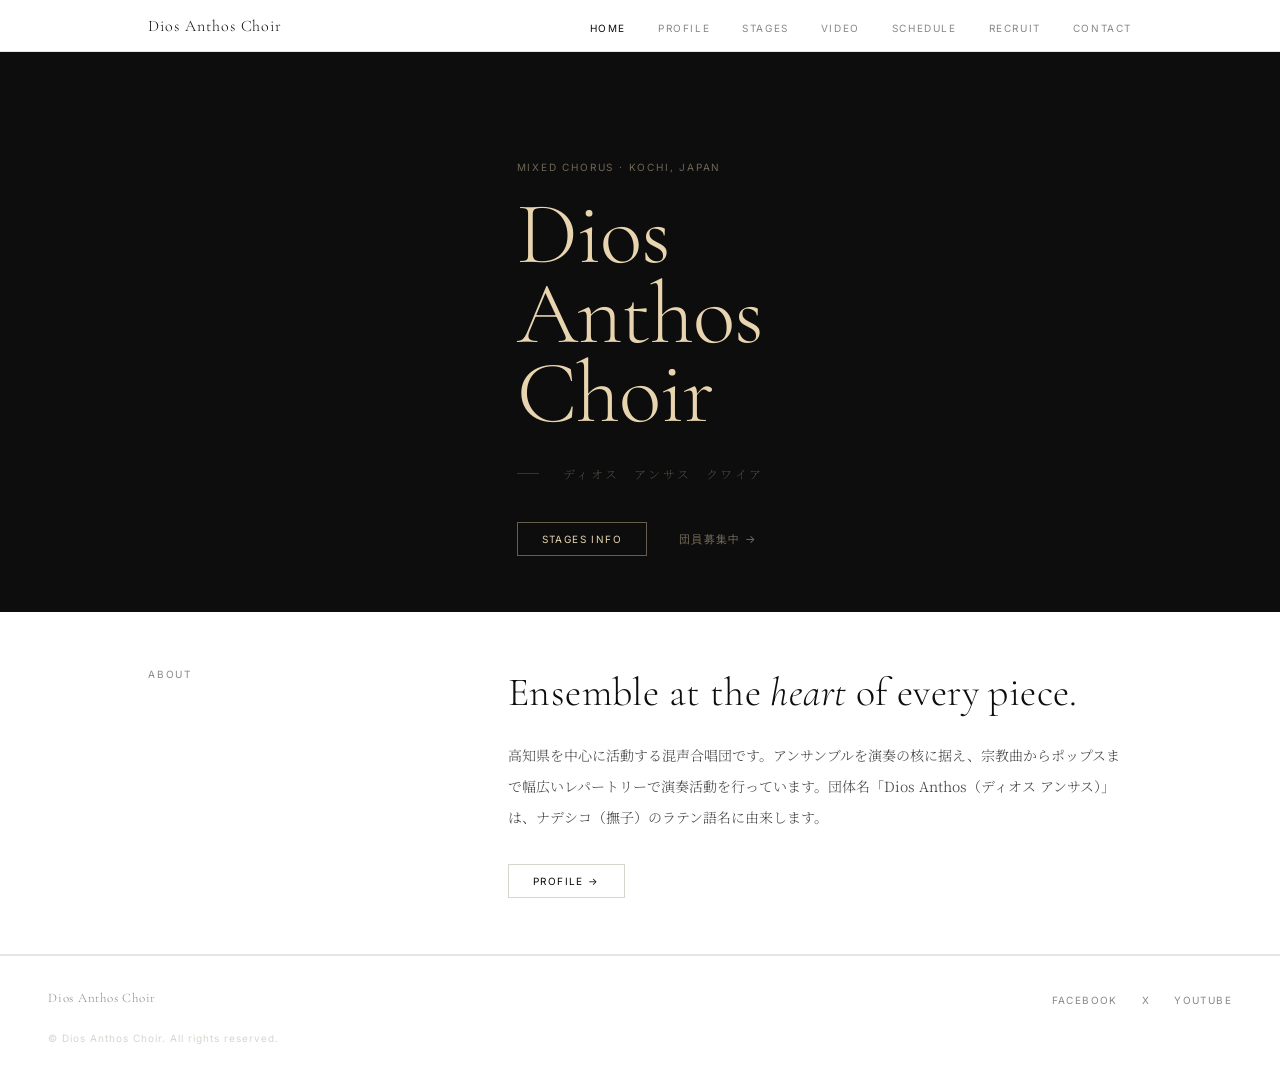
<file: index.html>
<!DOCTYPE html>
<html lang="ja">

<head>
  <meta charset="UTF-8">
  <meta name="viewport" content="width=device-width, initial-scale=1.0">
  <title>Dios Anthos Choir — ディオス アンサス クワイア</title>
  <meta name="description" content="高知県を中心に活動する混声合唱団。アンサンブルを主体とした演奏を行い、宗教曲からポップスまで幅広いレパートリーを持ちます。">
  <link rel="stylesheet" href="css/style.css">
  <link rel="stylesheet" href="css/home.css">
</head>

<body>

  <!-- ── Header ── -->
  <header class="site-header">
    <div class="container">
      <a href="index.html" class="site-logo">Dios Anthos Choir</a>
      <button class="nav-toggle" aria-label="メニューを開く" aria-expanded="false">
        <span></span><span></span><span></span>
      </button>
      <nav>
        <ul class="site-nav">
          <li><a href="index.html" class="active">Home</a></li>
          <li><a href="profile.html">Profile</a></li>
          <li><a href="stages.html">Stages</a></li>
          <li><a href="video.html">Video</a></li>
          <li><a href="schedule.html">Schedule</a></li>
          <li><a href="recruit.html">Recruit</a></li>
          <li><a href="contact.html">Contact</a></li>
        </ul>
      </nav>
    </div>
  </header>

  <main>

    <!-- ── Hero ── -->
    <section class="hero">
      <div class="hero-lines" aria-hidden="true">
        <!-- <svg viewBox="0 0 1080 560" preserveAspectRatio="none" xmlns="http://www.w3.org/2000/svg">
          <line x1="0" y1="1" x2="1080" y2="1" stroke="#e8d5b0" stroke-width="0.4" opacity="0.22" />
          <line x1="0" y1="559" x2="1080" y2="559" stroke="#e8d5b0" stroke-width="0.4" opacity="0.22" />
          <line x1="860" y1="0" x2="860" y2="560" stroke="#e8d5b0" stroke-width="0.4" opacity="0.1" />
        </svg> -->
      </div>
      <div class="hero-motif" aria-hidden="true">
        <!-- <svg viewBox="0 0 100 100" xmlns="http://www.w3.org/2000/svg">
          <g transform="translate(50,50)">
            <ellipse rx="5" ry="20" fill="#e8d5b0" transform="rotate(0)" />
            <ellipse rx="5" ry="20" fill="#e8d5b0" transform="rotate(40)" />
            <ellipse rx="5" ry="20" fill="#e8d5b0" transform="rotate(80)" />
            <ellipse rx="5" ry="20" fill="#e8d5b0" transform="rotate(120)" />
            <ellipse rx="5" ry="20" fill="#e8d5b0" transform="rotate(160)" />
            <circle r="6" fill="#e8d5b0" />
          </g>
        </svg> -->
      </div>
      <div class="hero-inner container">
        <p class="cap hero-eyebrow">Mixed Chorus · Kochi, Japan</p>
        <h1 class="hero-title en">Dios<br>Anthos<br>Choir</h1>
        <div class="hero-sub-row">
          <div class="hero-rule"></div>
          <p class="jp hero-sub">ディオス　アンサス　クワイア</p>
        </div>
        <div class="hero-actions">
          <a href="stages.html" class="btn btn-light">Stages Info</a>
          <a href="recruit.html" class="hero-link">団員募集中 →</a>
        </div>
      </div>
    </section>

    <!-- ── About ── -->
    <section class="about">
      <div class="container about-grid">
        <div class="about-label">
          <p class="cap">About</p>
        </div>
        <div class="about-body">
          <h2 class="en about-heading">Ensemble at the <em>heart</em> of every piece.</h2>
          <p class="jp about-text">高知県を中心に活動する混声合唱団です。アンサンブルを演奏の核に据え、宗教曲からポップスまで幅広いレパートリーで演奏活動を行っています。団体名「Dios
            Anthos（ディオス アンサス）」は、ナデシコ（撫子）のラテン語名に由来します。</p>
          <a href="profile.html" class="btn btn-dark about-btn">Profile →</a>
        </div>
      </div>
    </section>

    <!-- ── Next Stage ── -->
    <!-- <section class="next-concert">
      <div class="container next-concert-inner">
        <div class="next-concert-year en" aria-hidden="true">2026</div>
        <div class="next-concert-info">
          <p class="cap next-concert-cap">Next Stage · Jul 25, 2026</p>
          <h2 class="en next-concert-title">第35回高知県合唱コンクール</h2>
          <p class="jp next-concert-note">高知市春野文化ホールピアステージ<br>大ホール</p>
        </div>
        <a href="stages.html" class="btn btn-light">Details →</a>
      </div> 
    </section> -->

  </main>

  <!-- ── Footer ── -->
  <footer class="site-footer">
    <span class="footer-logo">Dios Anthos Choir</span>
    <ul class="footer-sns">

      <li><a href="https://www.facebook.com/DAChoir/" target="_blank" rel="noopener">Facebook</a></li>
      <li><a href="https://x.com/EccentricChoir" target="_blank" rel="noopener">X</a></li>
      <li><a href="https://www.youtube.com/@diosanthoschoir" target="_blank" rel="noopener">YouTube</a></li>
    </ul>
    <p class="footer-copy">© Dios Anthos Choir. All rights reserved.</p>
  </footer>

  <script src="js/main.js"></script>
</body>

</html>
</file>
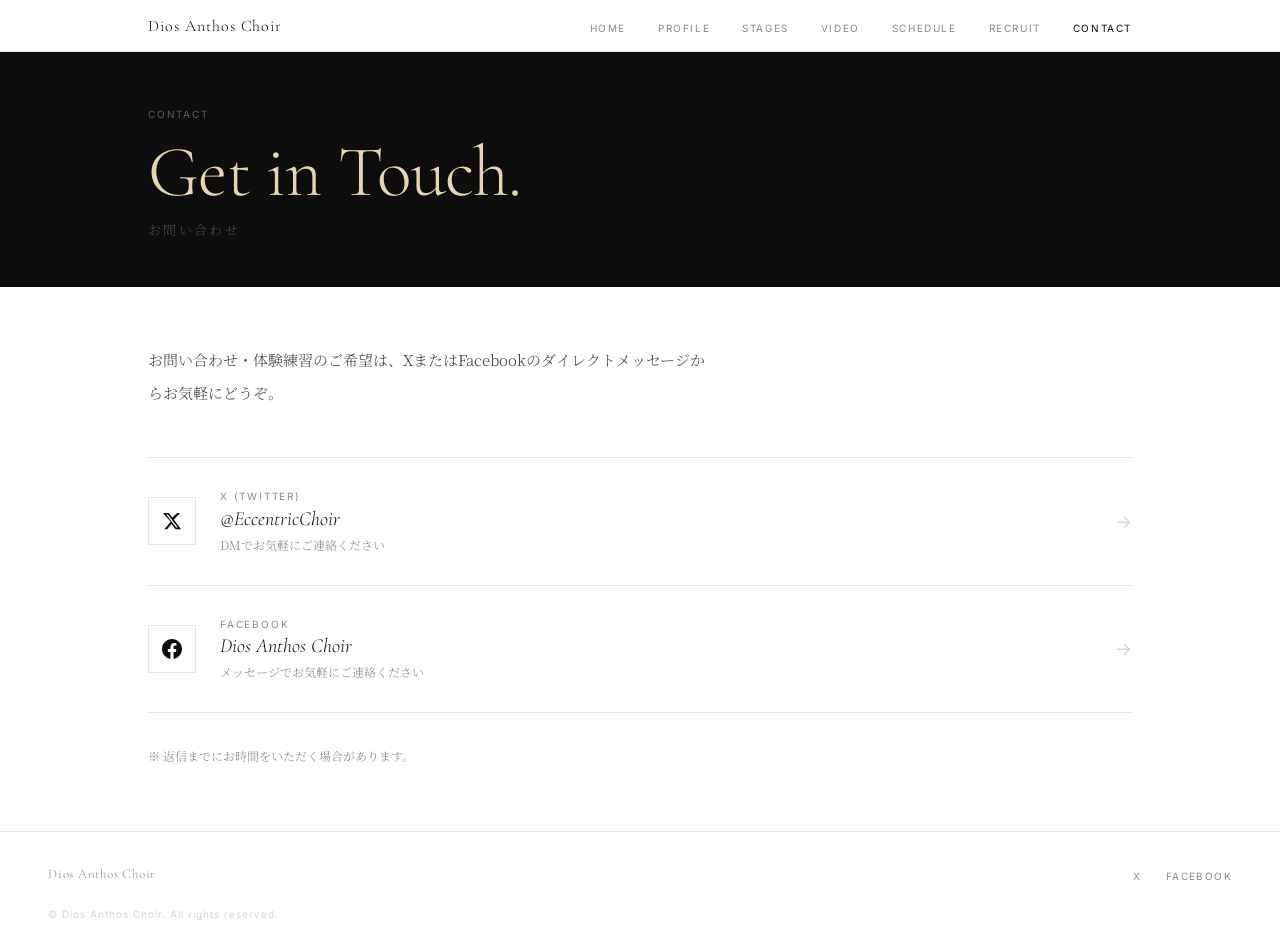
<file: contact.html>
<!DOCTYPE html>
<html lang="ja">

<head>
  <meta charset="UTF-8">
  <meta name="viewport" content="width=device-width, initial-scale=1.0">
  <title>Contact — Dios Anthos Choir</title>
  <meta name="description" content="Dios Anthos Choirへのお問い合わせはXまたはFacebookのDMからどうぞ。">
  <link rel="stylesheet" href="css/style.css">
  <link rel="stylesheet" href="css/contact.css">
</head>

<body>

  <header class="site-header">
    <div class="container">
      <a href="index.html" class="site-logo">Dios Anthos Choir</a>
      <button class="nav-toggle" aria-label="メニューを開く" aria-expanded="false">
        <span></span><span></span><span></span>
      </button>
      <nav>
        <ul class="site-nav">
          <li><a href="index.html">Home</a></li>
          <li><a href="profile.html">Profile</a></li>
          <li><a href="stages.html">Stages</a></li>
          <li><a href="video.html">Video</a></li>
          <li><a href="schedule.html">Schedule</a></li>
          <li><a href="recruit.html">Recruit</a></li>
          <li><a href="contact.html" class="active">Contact</a></li>
        </ul>
      </nav>
    </div>
  </header>

  <main>

    <!-- Page Header -->
    <section class="page-hero">
      <div class="container">
        <p class="cap page-hero-cap">Contact</p>
        <h1 class="en page-hero-title">Get in Touch.</h1>
        <p class="jp page-hero-sub">お問い合わせ</p>
      </div>
    </section>

    <!-- Contact -->
    <section class="contact-section">
      <div class="container">

        <p class="jp contact-lead">お問い合わせ・体験練習のご希望は、XまたはFacebookのダイレクトメッセージからお気軽にどうぞ。</p>

        <div class="contact-links">

          <a href="https://x.com/EccentricChoir" class="contact-card" target="_blank" rel="noopener">
            <div class="contact-card-icon">
              <svg width="20" height="20" viewBox="0 0 24 24" fill="none" aria-hidden="true">
                <path
                  d="M18.244 2.25h3.308l-7.227 8.26 8.502 11.24H16.17l-4.714-6.231-5.401 6.231H2.742l7.737-8.835L1.254 2.25H8.08l4.261 5.636 5.903-5.636zm-1.161 17.52h1.833L7.084 4.126H5.117L17.083 19.77z"
                  fill="currentColor" />
              </svg>
            </div>
            <div class="contact-card-body">
              <p class="cap contact-card-label">X (Twitter)</p>
              <p class="en contact-card-handle">@EccentricChoir</p>
              <p class="jp contact-card-note">DMでお気軽にご連絡ください</p>
            </div>
            <span class="contact-card-arrow">→</span>
          </a>

          <a href="https://www.facebook.com/DAChoir/" class="contact-card" target="_blank" rel="noopener">
            <div class="contact-card-icon">
              <svg width="20" height="20" viewBox="0 0 24 24" fill="none" aria-hidden="true">
                <path
                  d="M24 12.073c0-6.627-5.373-12-12-12s-12 5.373-12 12c0 5.99 4.388 10.954 10.125 11.854v-8.385H7.078v-3.47h3.047V9.43c0-3.007 1.792-4.669 4.533-4.669 1.312 0 2.686.235 2.686.235v2.953H15.83c-1.491 0-1.956.925-1.956 1.874v2.25h3.328l-.532 3.47h-2.796v8.385C19.612 23.027 24 18.062 24 12.073z"
                  fill="currentColor" />
              </svg>
            </div>
            <div class="contact-card-body">
              <p class="cap contact-card-label">Facebook</p>
              <p class="en contact-card-handle">Dios Anthos Choir</p>
              <p class="jp contact-card-note">メッセージでお気軽にご連絡ください</p>
            </div>
            <span class="contact-card-arrow">→</span>
          </a>

        </div>

        <p class="jp contact-note">※ 返信までにお時間をいただく場合があります。</p>

      </div>
    </section>

  </main>

  <footer class="site-footer">
    <span class="footer-logo">Dios Anthos Choir</span>
    <ul class="footer-sns">
      <li><a href="https://x.com/EccentricChoir" target="_blank" rel="noopener">X</a></li>
      <li><a href="https://www.facebook.com/DAChoir/" target="_blank" rel="noopener">Facebook</a></li>
    </ul>
    <p class="footer-copy">© Dios Anthos Choir. All rights reserved.</p>
  </footer>

  <script src="js/main.js"></script>
</body>

</html>
</file>
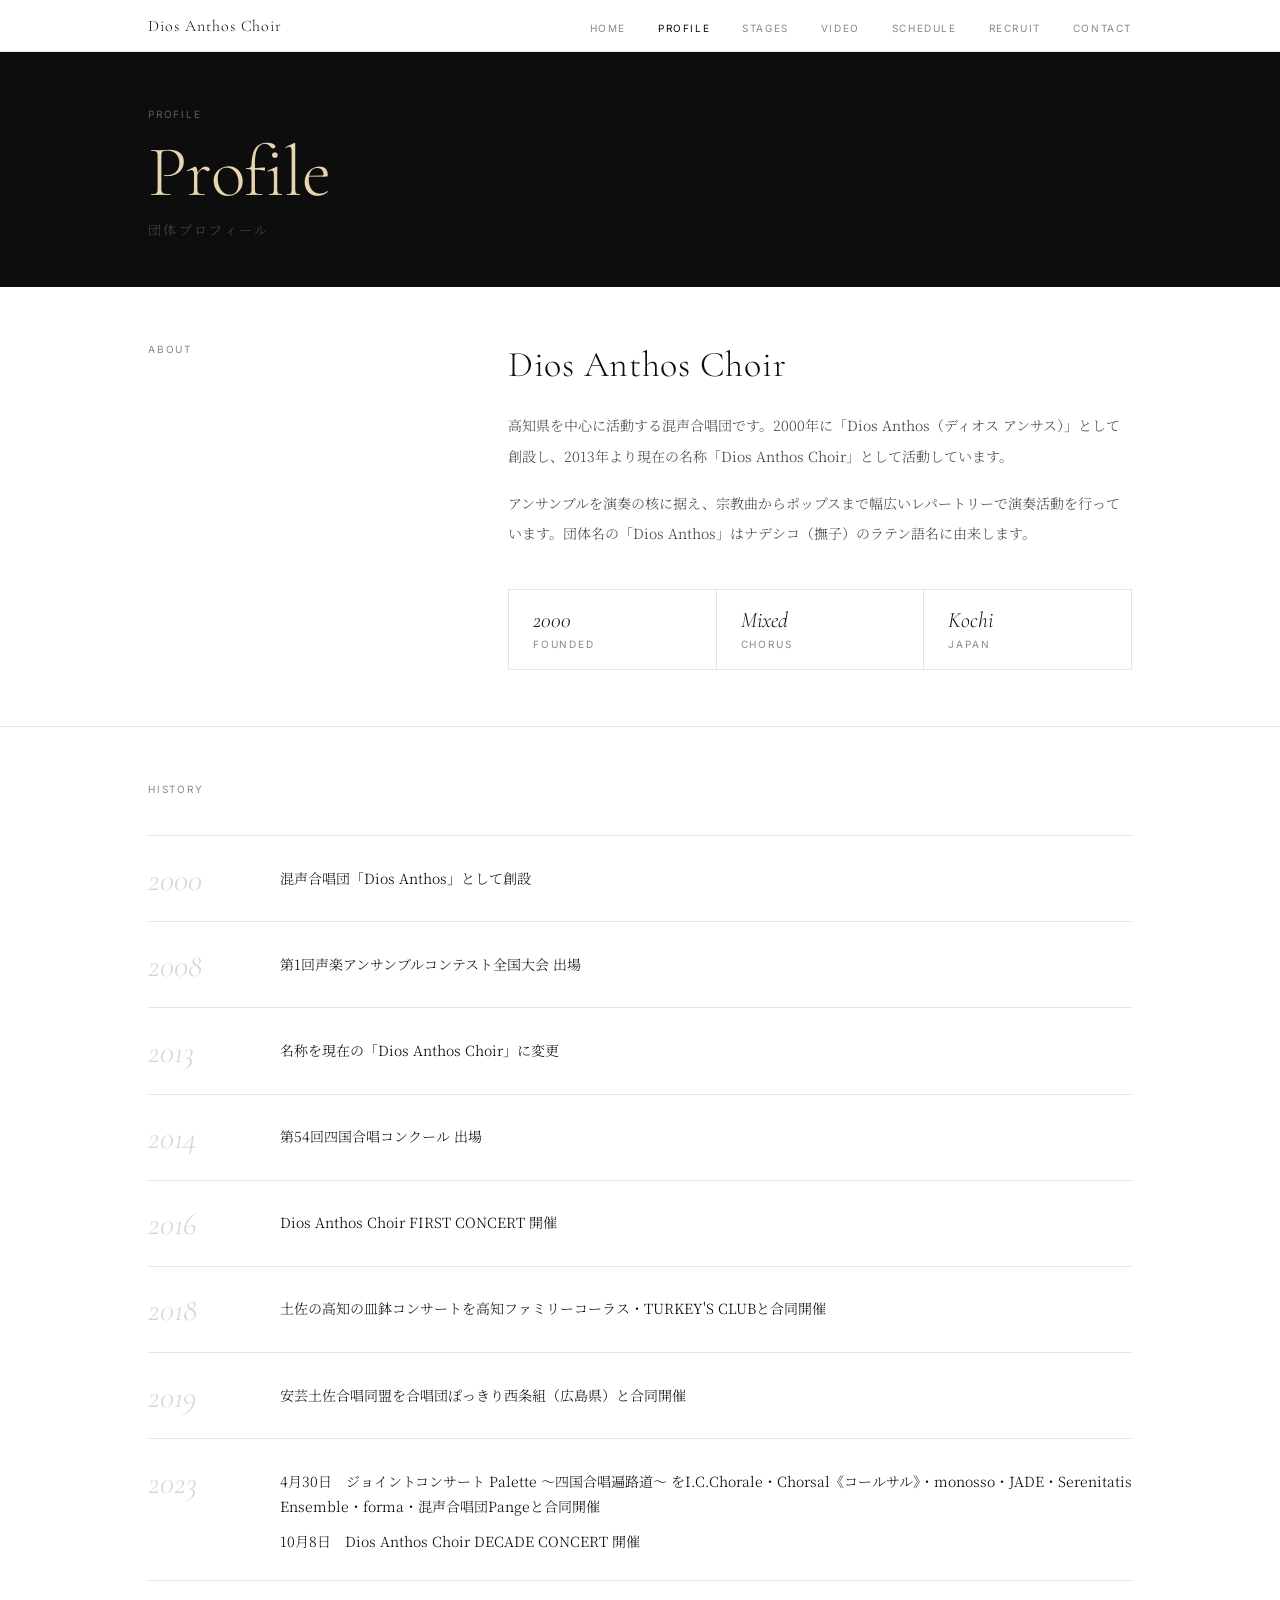
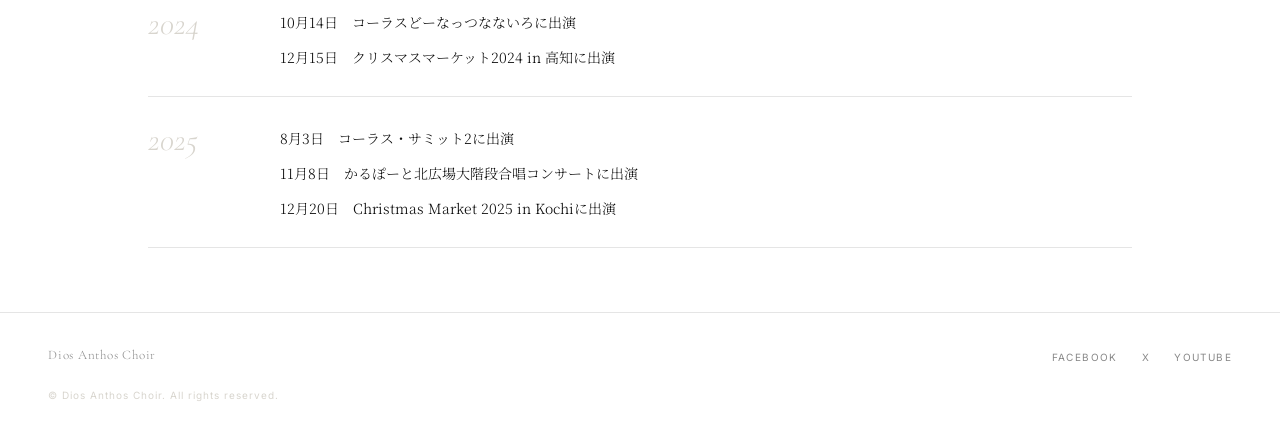
<file: profile.html>
<!DOCTYPE html>
<html lang="ja">

<head>
  <meta charset="UTF-8">
  <meta name="viewport" content="width=device-width, initial-scale=1.0">
  <title>プロフィール — Dios Anthos Choir</title>
  <meta name="description" content="2000年創設、高知県を中心に活動する混声合唱団 Dios Anthos Choir のプロフィールと沿革です。">
  <link rel="stylesheet" href="css/style.css">
  <link rel="stylesheet" href="css/profile.css">
</head>

<body>

  <header class="site-header">
    <div class="container">
      <a href="index.html" class="site-logo">Dios Anthos Choir</a>
      <button class="nav-toggle" aria-label="メニューを開く" aria-expanded="false">
        <span></span><span></span><span></span>
      </button>
      <nav>
        <ul class="site-nav">
          <li><a href="index.html">Home</a></li>
          <li><a href="profile.html" class="active">Profile</a></li>
          <li><a href="stages.html">Stages</a></li>
          <li><a href="video.html">Video</a></li>
          <li><a href="schedule.html">Schedule</a></li>
          <li><a href="recruit.html">Recruit</a></li>
          <li><a href="contact.html">Contact</a></li>
        </ul>
      </nav>
    </div>
  </header>

  <main>

    <!-- Page Header -->
    <section class="page-hero">
      <div class="container">
        <p class="cap page-hero-cap">Profile</p>
        <h1 class="en page-hero-title">Profile</h1>
        <p class="jp page-hero-sub">団体プロフィール</p>
      </div>
    </section>

    <!-- About -->
    <section class="profile-about">
      <div class="container profile-about-grid">
        <div class="profile-about-label">
          <p class="cap">About</p>
        </div>
        <div class="profile-about-body">
          <h2 class="en profile-about-heading">Dios Anthos Choir</h2>
          <p class="jp profile-about-text">高知県を中心に活動する混声合唱団です。2000年に「Dios Anthos（ディオス アンサス）」として創設し、2013年より現在の名称「Dios
            Anthos Choir」として活動しています。</p>
          <p class="jp profile-about-text">アンサンブルを演奏の核に据え、宗教曲からポップスまで幅広いレパートリーで演奏活動を行っています。団体名の「Dios
            Anthos」はナデシコ（撫子）のラテン語名に由来します。</p>
          <div class="profile-facts">
            <div class="profile-fact">
              <span class="en profile-fact-value">2000</span>
              <span class="cap profile-fact-label">Founded</span>
            </div>
            <div class="profile-fact">
              <span class="en profile-fact-value">Mixed</span>
              <span class="cap profile-fact-label">Chorus</span>
            </div>
            <div class="profile-fact">
              <span class="en profile-fact-value">Kochi</span>
              <span class="cap profile-fact-label">Japan</span>
            </div>
          </div>
        </div>
      </div>
    </section>

    <!-- History -->
    <section class="profile-history">
      <div class="container">
        <p class="cap profile-history-heading">History</p>
        <ul class="timeline">

          <li class="timeline-item">
            <span class="en timeline-year">2000</span>
            <div class="timeline-body">
              <p class="jp timeline-event">混声合唱団「Dios Anthos」として創設</p>
            </div>
          </li>

          <li class="timeline-item">
            <span class="en timeline-year">2008</span>
            <div class="timeline-body">
              <p class="jp timeline-event">第1回声楽アンサンブルコンテスト全国大会 出場</p>
            </div>
          </li>

          <li class="timeline-item">
            <span class="en timeline-year">2013</span>
            <div class="timeline-body">
              <p class="jp timeline-event">名称を現在の「Dios Anthos Choir」に変更</p>
            </div>
          </li>

          <li class="timeline-item">
            <span class="en timeline-year">2014</span>
            <div class="timeline-body">
              <p class="jp timeline-event">第54回四国合唱コンクール 出場</p>
            </div>
          </li>

          <li class="timeline-item">
            <span class="en timeline-year">2016</span>
            <div class="timeline-body">
              <p class="jp timeline-event">Dios Anthos Choir FIRST CONCERT 開催</p>
            </div>
          </li>

          <li class="timeline-item">
            <span class="en timeline-year">2018</span>
            <div class="timeline-body">
              <p class="jp timeline-event">土佐の高知の皿鉢コンサートを高知ファミリーコーラス・TURKEY'S CLUBと合同開催</p>
            </div>
          </li>

          <li class="timeline-item">
            <span class="en timeline-year">2019</span>
            <div class="timeline-body">
              <p class="jp timeline-event">安芸土佐合唱同盟を合唱団ぽっきり西条組（広島県）と合同開催</p>
            </div>
          </li>

          <li class="timeline-item">
            <span class="en timeline-year">2023</span>
            <div class="timeline-body">
              <p class="jp timeline-event">4月30日　ジョイントコンサート Palette ～四国合唱遍路道～
                をI.C.Chorale・Chorsal《コールサル》・monosso・JADE・Serenitatis Ensemble・forma・混声合唱団Pangeと合同開催</p>
              <p class="jp timeline-event">10月8日　Dios Anthos Choir DECADE CONCERT 開催</p>
            </div>
          </li>

          <li class="timeline-item">
            <span class="en timeline-year">2024</span>
            <div class="timeline-body">
              <p class="jp timeline-event">10月14日　コーラスどーなっつなないろに出演</p>
              <p class="jp timeline-event">12月15日　クリスマスマーケット2024 in 高知に出演</p>
            </div>
          </li>

          <li class="timeline-item">
            <span class="en timeline-year">2025</span>
            <div class="timeline-body">
              <p class="jp timeline-event">8月3日　コーラス・サミット2に出演</p>
              <p class="jp timeline-event">11月8日　かるぽーと北広場大階段合唱コンサートに出演</p>
              <p class="jp timeline-event">12月20日　Christmas Market 2025 in Kochiに出演</p>
            </div>
          </li>

        </ul>
      </div>
    </section>

  </main>

  <footer class="site-footer">
    <span class="footer-logo">Dios Anthos Choir</span>
    <ul class="footer-sns">

      <li><a href="https://www.facebook.com/DAChoir/" target="_blank" rel="noopener">Facebook</a></li>
      <li><a href="https://x.com/EccentricChoir" target="_blank" rel="noopener">X</a></li>
      <li><a href="https://www.youtube.com/channel/UCRp1ciYvbqt11qqKlRjzUeg" target="_blank" rel="noopener">YouTube</a>
      </li>
    </ul>
    <p class="footer-copy">© Dios Anthos Choir. All rights reserved.</p>
  </footer>

  <script src="js/main.js"></script>
</body>

</html>
</file>
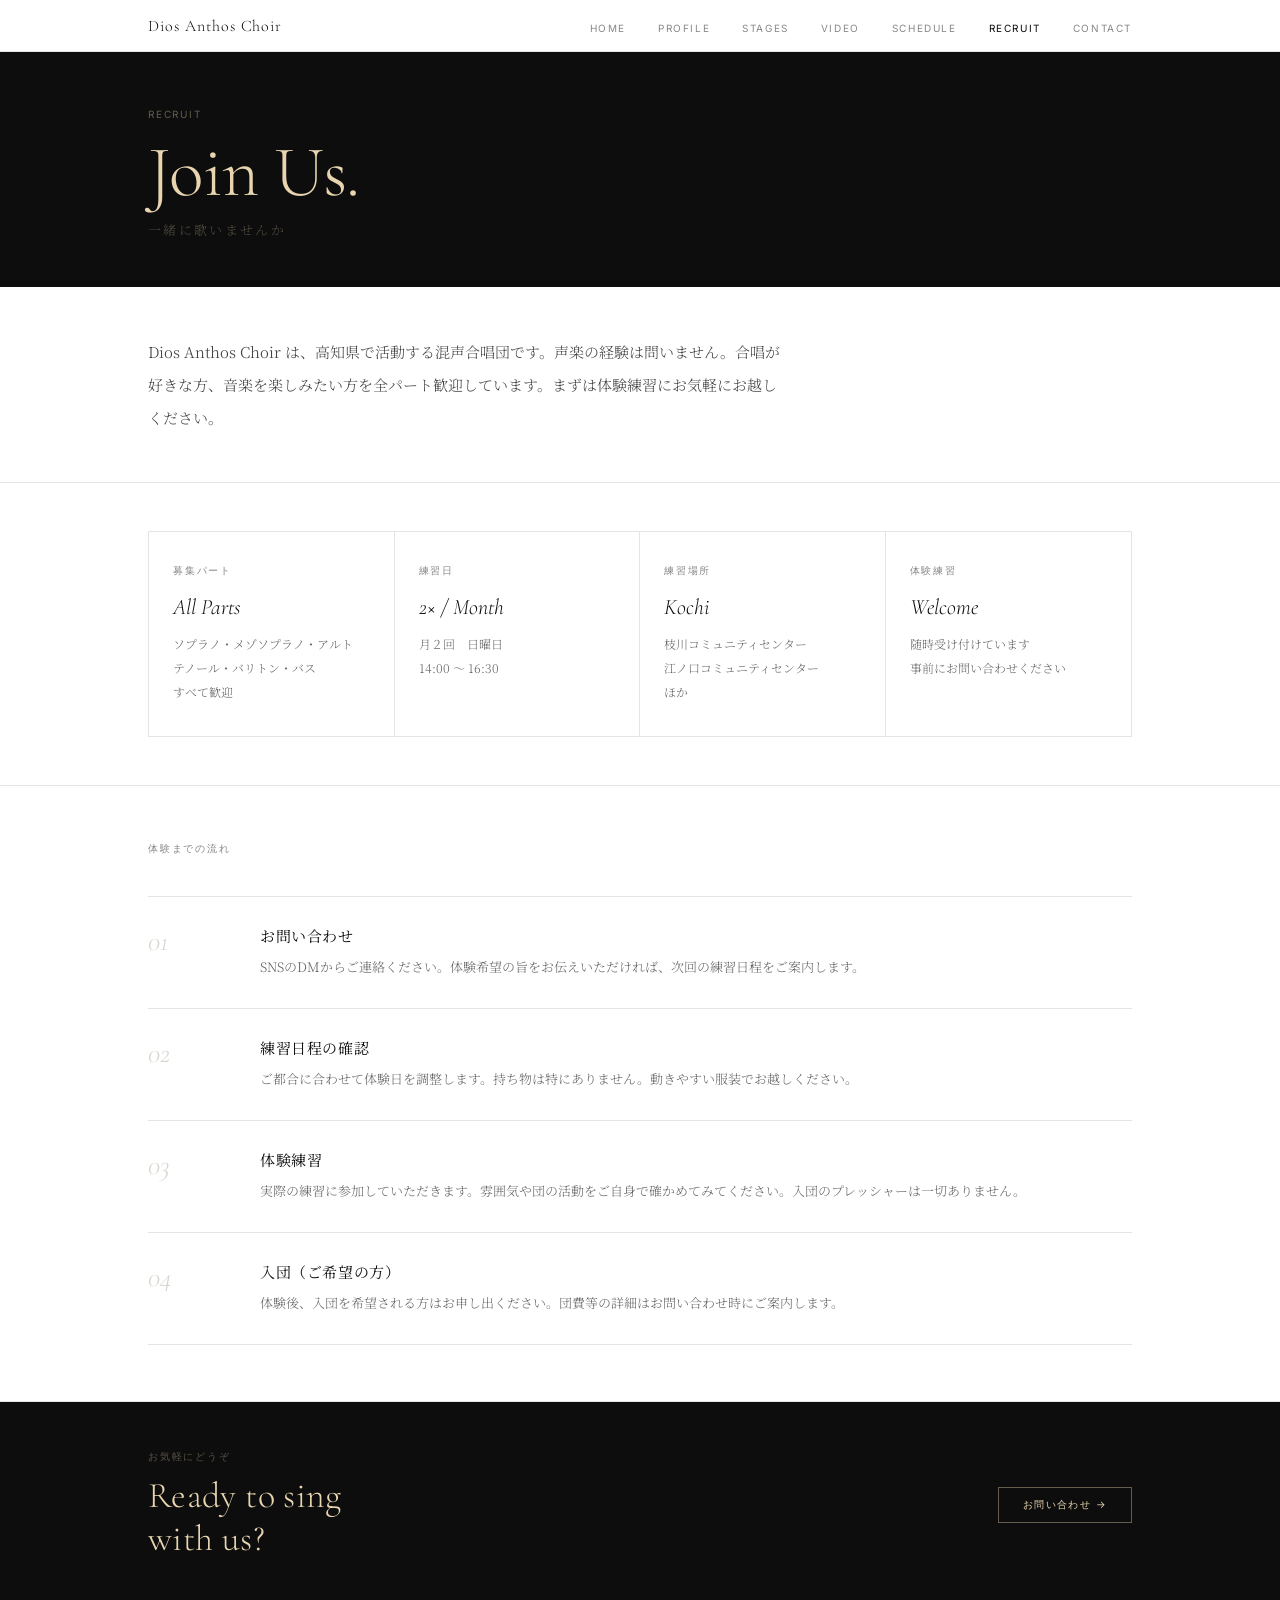
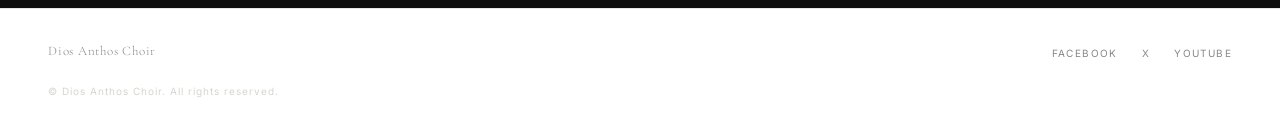
<file: recruit.html>
<!DOCTYPE html>
<html lang="ja">

<head>
  <meta charset="UTF-8">
  <meta name="viewport" content="width=device-width, initial-scale=1.0">
  <title>団員募集 — Dios Anthos Choir</title>
  <meta name="description" content="Dios Anthos Choirでは全パート随時団員を募集しています。体験練習も歓迎です。高知県で一緒に合唱しませんか。">
  <link rel="stylesheet" href="css/style.css">
  <link rel="stylesheet" href="css/recruit.css">
</head>

<body>

  <header class="site-header">
    <div class="container">
      <a href="index.html" class="site-logo">Dios Anthos Choir</a>
      <button class="nav-toggle" aria-label="メニューを開く" aria-expanded="false">
        <span></span><span></span><span></span>
      </button>
      <nav>
        <ul class="site-nav">
          <li><a href="index.html">Home</a></li>
          <li><a href="profile.html">Profile</a></li>
          <li><a href="stages.html">Stages</a></li>
          <li><a href="video.html">Video</a></li>
          <li><a href="schedule.html">Schedule</a></li>
          <li><a href="recruit.html" class="active">Recruit</a></li>
          <li><a href="contact.html">Contact</a></li>
        </ul>
      </nav>
    </div>
  </header>

  <main>

    <!-- Page Header -->
    <section class="page-hero">
      <div class="container">
        <p class="cap page-hero-cap">Recruit</p>
        <h1 class="en page-hero-title">Join Us.</h1>
        <p class="jp page-hero-sub">一緒に歌いませんか</p>
      </div>
    </section>

    <!-- Lead -->
    <section class="recruit-lead">
      <div class="container">
        <p class="jp recruit-lead-text">Dios Anthos Choir
          は、高知県で活動する混声合唱団です。声楽の経験は問いません。合唱が好きな方、音楽を楽しみたい方を全パート歓迎しています。まずは体験練習にお気軽にお越しください。</p>
      </div>
    </section>

    <!-- Info Grid -->
    <section class="recruit-info">
      <div class="container">
        <div class="info-grid">
          <div class="info-card">
            <p class="cap info-card-label">募集パート</p>
            <p class="en info-card-value">All Parts</p>
            <p class="jp info-card-note">ソプラノ・メゾソプラノ・アルト<br>テノール・バリトン・バス<br>すべて歓迎</p>
          </div>
          <div class="info-card">
            <p class="cap info-card-label">練習日</p>
            <p class="en info-card-value">2× / Month</p>
            <p class="jp info-card-note">月２回　日曜日<br>14:00 〜 16:30</p>
          </div>
          <div class="info-card">
            <p class="cap info-card-label">練習場所</p>
            <p class="en info-card-value">Kochi</p>
            <p class="jp info-card-note">枝川コミュニティセンター<br>江ノ口コミュニティセンター<br>ほか</p>
          </div>
          <div class="info-card">
            <p class="cap info-card-label">体験練習</p>
            <p class="en info-card-value">Welcome</p>
            <p class="jp info-card-note">随時受け付けています<br>事前にお問い合わせください</p>
          </div>
        </div>
      </div>
    </section>

    <!-- Flow -->
    <section class="recruit-flow">
      <div class="container">
        <p class="cap recruit-flow-heading">体験までの流れ</p>
        <ol class="flow-list">
          <li class="flow-item">
            <span class="en flow-num">01</span>
            <div class="flow-body">
              <p class="flow-title jp">お問い合わせ</p>
              <p class="flow-desc jp">SNSのDMからご連絡ください。体験希望の旨をお伝えいただければ、次回の練習日程をご案内します。</p>
            </div>
          </li>
          <li class="flow-item">
            <span class="en flow-num">02</span>
            <div class="flow-body">
              <p class="flow-title jp">練習日程の確認</p>
              <p class="flow-desc jp">ご都合に合わせて体験日を調整します。持ち物は特にありません。動きやすい服装でお越しください。</p>
            </div>
          </li>
          <li class="flow-item">
            <span class="en flow-num">03</span>
            <div class="flow-body">
              <p class="flow-title jp">体験練習</p>
              <p class="flow-desc jp">実際の練習に参加していただきます。雰囲気や団の活動をご自身で確かめてみてください。入団のプレッシャーは一切ありません。</p>
            </div>
          </li>
          <li class="flow-item">
            <span class="en flow-num">04</span>
            <div class="flow-body">
              <p class="flow-title jp">入団（ご希望の方）</p>
              <p class="flow-desc jp">体験後、入団を希望される方はお申し出ください。団費等の詳細はお問い合わせ時にご案内します。</p>
            </div>
          </li>
        </ol>
      </div>
    </section>

    <!-- CTA -->
    <section class="recruit-cta">
      <div class="container recruit-cta-inner">
        <div>
          <p class="cap recruit-cta-cap">お気軽にどうぞ</p>
          <h2 class="en recruit-cta-title">Ready to sing<br>with us?</h2>
        </div>
        <a href="contact.html" class="btn btn-light recruit-cta-btn">お問い合わせ →</a>
      </div>
    </section>

  </main>

  <footer class="site-footer">
    <span class="footer-logo">Dios Anthos Choir</span>
    <ul class="footer-sns">

      <li><a href="https://www.facebook.com/DAChoir/" target="_blank" rel="noopener">Facebook</a></li>
      <li><a href="https://x.com/EccentricChoir" target="_blank" rel="noopener">X</a></li>
      <li><a href="https://www.youtube.com/channel/UCRp1ciYvbqt11qqKlRjzUeg" target="_blank" rel="noopener">YouTube</a>
      </li>
    </ul>
    <p class="footer-copy">© Dios Anthos Choir. All rights reserved.</p>
  </footer>

  <script src="js/main.js"></script>
</body>

</html>
</file>
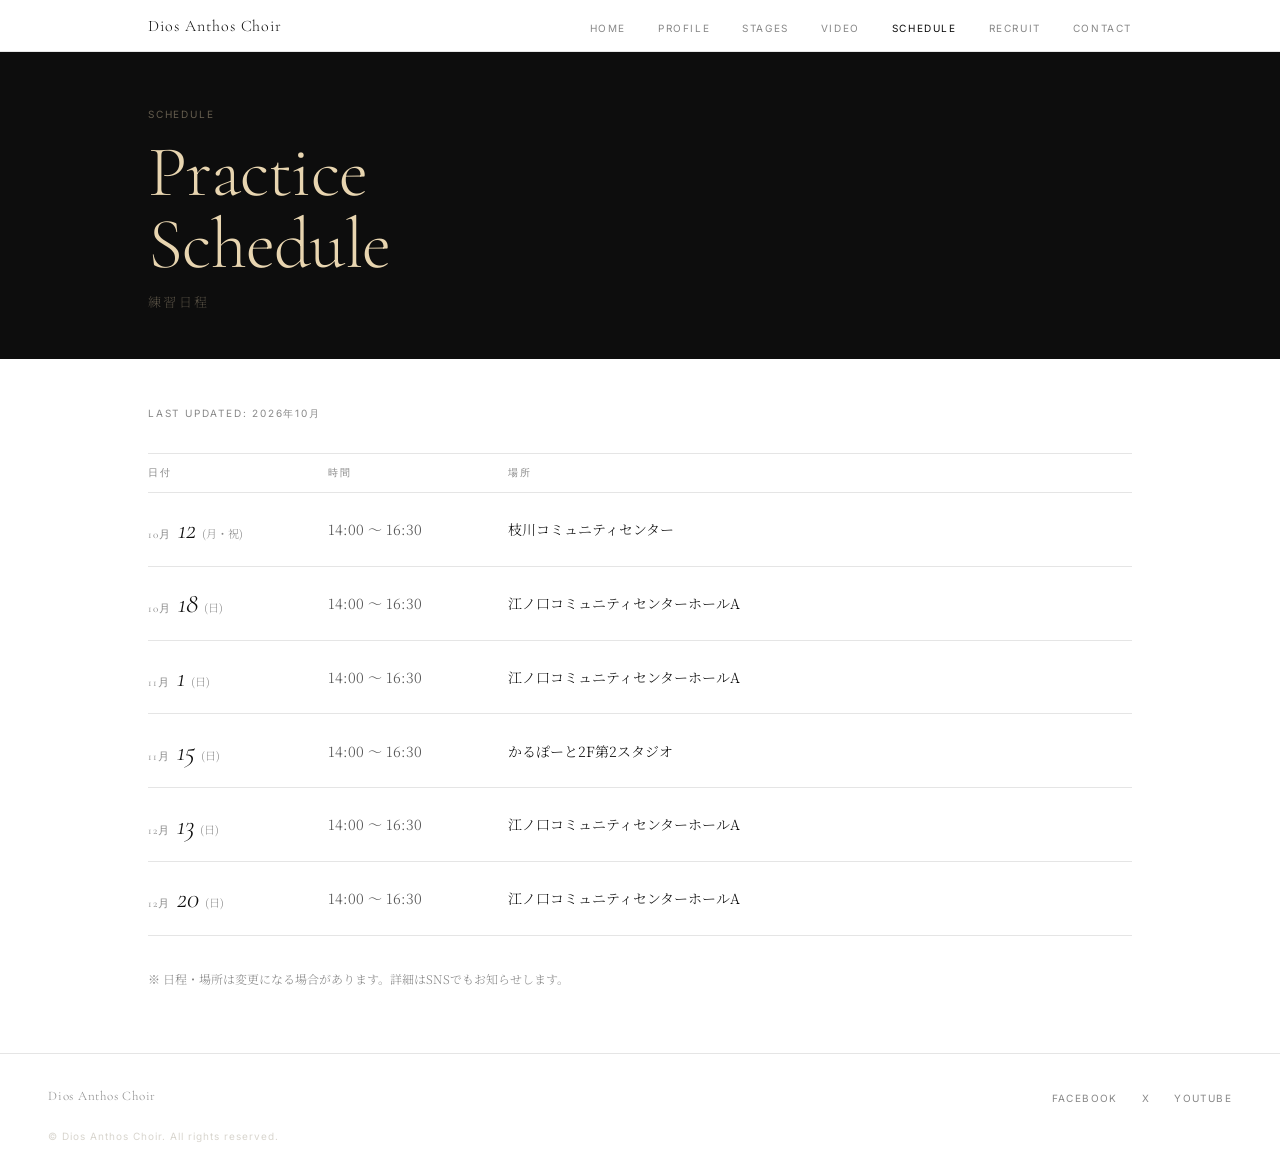
<file: schedule.html>
<!DOCTYPE html>
<html lang="ja">

<head>
  <meta charset="UTF-8">
  <meta name="viewport" content="width=device-width, initial-scale=1.0">
  <title>練習日程 — Dios Anthos Choir</title>
  <meta name="description" content="Dios Anthos Choirの練習日程です。月2回、日曜日に高知県内で練習しています。">
  <link rel="stylesheet" href="css/style.css">
  <link rel="stylesheet" href="css/schedule.css">
</head>

<body>

  <header class="site-header">
    <div class="container">
      <a href="index.html" class="site-logo">Dios Anthos Choir</a>
      <button class="nav-toggle" aria-label="メニューを開く" aria-expanded="false">
        <span></span><span></span><span></span>
      </button>
      <nav>
        <ul class="site-nav">
          <li><a href="index.html">Home</a></li>
          <li><a href="profile.html">Profile</a></li>
          <li><a href="stages.html">Stages</a></li>
          <li><a href="video.html">Video</a></li>
          <li><a href="schedule.html" class="active">Schedule</a></li>
          <li><a href="recruit.html">Recruit</a></li>
          <li><a href="contact.html">Contact</a></li>
        </ul>
      </nav>
    </div>
  </header>

  <main>

    <!-- Page Header -->
    <section class="page-hero">
      <div class="container">
        <p class="cap page-hero-cap">Schedule</p>
        <h1 class="en page-hero-title">Practice<br>Schedule</h1>
        <p class="jp page-hero-sub">練習日程</p>
      </div>
    </section>

    <!-- Schedule Table -->
    <section class="schedule-section">
      <div class="container">

        <!-- 更新日 -->
        <p class="schedule-updated cap">Last updated: <time id="updated">2026年10月</time></p>

        <!--
          =====================================================
          ★ 練習日程の編集方法
          各 <tr class="schedule-row"> が1回の練習です。
          日付・時間・場所を書き換えてください。

          過去の練習は class="schedule-row past" にすると
          グレーアウトして表示されます。
          =====================================================
        -->
        <table class="schedule-table">
          <thead>
            <tr>
              <th class="col-date">日付</th>
              <th class="col-time">時間</th>
              <th class="col-place">場所</th>
            </tr>
          </thead>
          <tbody>

            <!-- ▼ ここから練習日程を記入 ▼ -->

            <tr class="schedule-row">
              <td class="date-cell">
                <span class="en date-month">10月</span>
                <span class="en date-day">12</span>
                <span class="jp date-weekday">(月・祝)</span>
              </td>
              <td class="jp time-cell">14:00 〜 16:30</td>
              <td class="jp place-cell">枝川コミュニティセンター</td>
            </tr>

            <tr class="schedule-row">
              <td class="date-cell">
                <span class="en date-month">10月</span>
                <span class="en date-day">18</span>
                <span class="jp date-weekday">(日)</span>
              </td>
              <td class="jp time-cell">14:00 〜 16:30</td>
              <td class="jp place-cell">江ノ口コミュニティセンターホールA</td>
            </tr>

            <tr class="schedule-row">
              <td class="date-cell">
                <span class="en date-month">11月</span>
                <span class="en date-day">1</span>
                <span class="jp date-weekday">(日)</span>
              </td>
              <td class="jp time-cell">14:00 〜 16:30</td>
              <td class="jp place-cell">江ノ口コミュニティセンターホールA</td>
            </tr>

            <tr class="schedule-row">
              <td class="date-cell">
                <span class="en date-month">11月</span>
                <span class="en date-day">15</span>
                <span class="jp date-weekday">(日)</span>
              </td>
              <td class="jp time-cell">14:00 〜 16:30</td>
              <td class="jp place-cell">かるぽーと2F第2スタジオ</td>
            </tr>

            <tr class="schedule-row">
              <td class="date-cell">
                <span class="en date-month">12月</span>
                <span class="en date-day">13</span>
                <span class="jp date-weekday">(日)</span>
              </td>
              <td class="jp time-cell">14:00 〜 16:30</td>
              <td class="jp place-cell">江ノ口コミュニティセンターホールA</td>
            </tr>

            <tr class="schedule-row">
              <td class="date-cell">
                <span class="en date-month">12月</span>
                <span class="en date-day">20</span>
                <span class="jp date-weekday">(日)</span>
              </td>
              <td class="jp time-cell">14:00 〜 16:30</td>
              <td class="jp place-cell">江ノ口コミュニティセンターホールA</td>
            </tr>

            <!-- ▲ ここまで ▲ -->

          </tbody>
        </table>

        <p class="schedule-note jp">※ 日程・場所は変更になる場合があります。詳細はSNSでもお知らせします。</p>

      </div>
    </section>

  </main>

  <footer class="site-footer">
    <span class="footer-logo">Dios Anthos Choir</span>
    <ul class="footer-sns">

      <li><a href="https://www.facebook.com/DAChoir/" target="_blank" rel="noopener">Facebook</a></li>
      <li><a href="https://x.com/EccentricChoir" target="_blank" rel="noopener">X</a></li>
      <li><a href="https://www.youtube.com/channel/UCRp1ciYvbqt11qqKlRjzUeg" target="_blank" rel="noopener">YouTube</a>
      </li>
    </ul>
    <p class="footer-copy">© Dios Anthos Choir. All rights reserved.</p>
  </footer>

  <script src="js/main.js"></script>
</body>

</html>
</file>
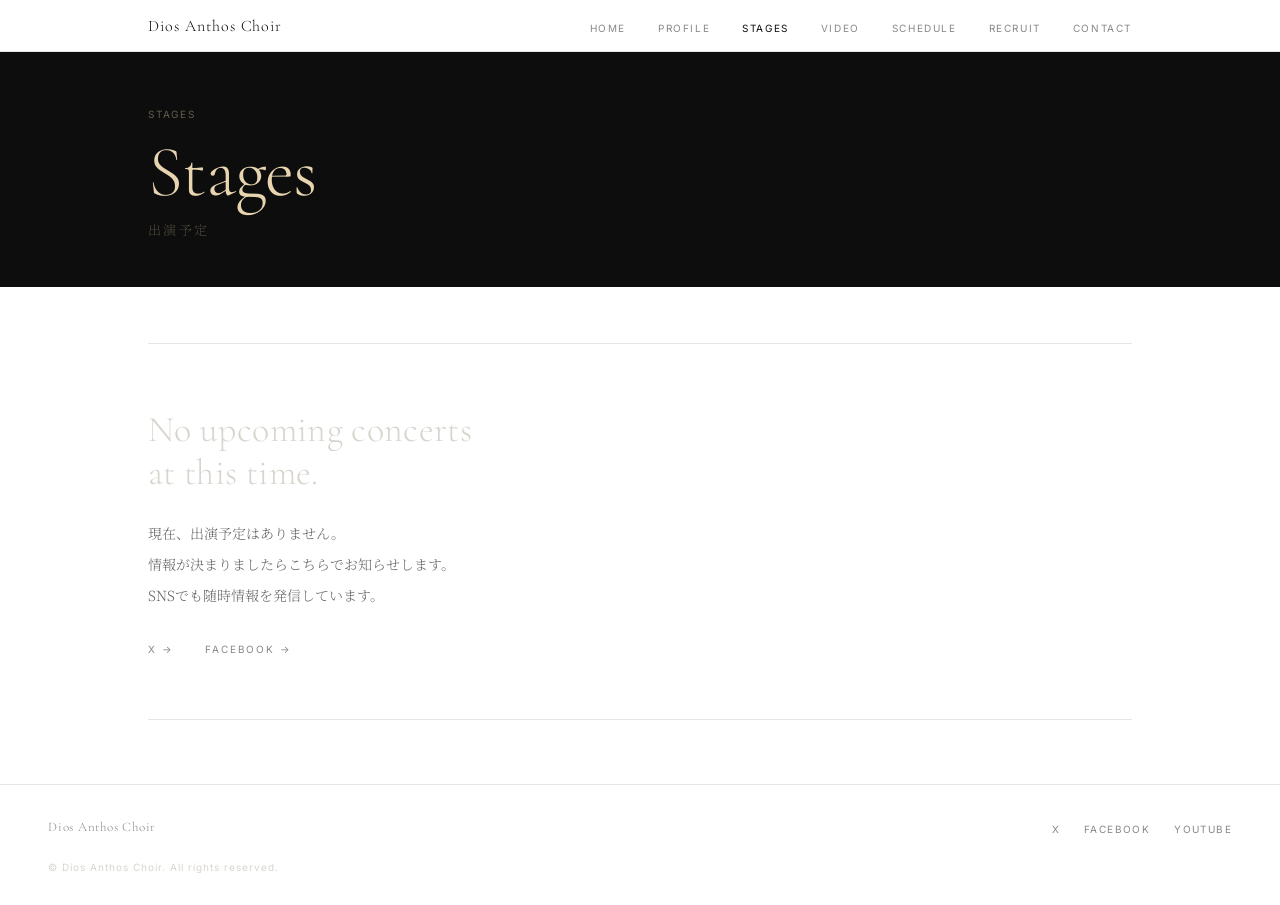
<file: stages.html>
<!DOCTYPE html>
<html lang="ja">

<head>
  <meta charset="UTF-8">
  <meta name="viewport" content="width=device-width, initial-scale=1.0">
  <title>Stages — Dios Anthos Choir</title>
  <meta name="description" content="Dios Anthos Choirの出演予定ステージ情報です。">
  <link rel="stylesheet" href="css/style.css">
  <link rel="stylesheet" href="css/concert.css">
</head>

<body>

  <header class="site-header">
    <div class="container">
      <a href="index.html" class="site-logo">Dios Anthos Choir</a>
      <button class="nav-toggle" aria-label="メニューを開く" aria-expanded="false">
        <span></span><span></span><span></span>
      </button>
      <nav>
        <ul class="site-nav">
          <li><a href="index.html">Home</a></li>
          <li><a href="profile.html">Profile</a></li>
          <li><a href="stages.html" class="active">Stages</a></li>
          <li><a href="video.html">Video</a></li>
          <li><a href="schedule.html">Schedule</a></li>
          <li><a href="recruit.html">Recruit</a></li>
          <li><a href="contact.html">Contact</a></li>
        </ul>
      </nav>
    </div>
  </header>

  <main>

    <!-- Page Header -->
    <section class="page-hero">
      <div class="container">
        <p class="cap page-hero-cap">Stages</p>
        <h1 class="en page-hero-title">Stages</h1>
        <p class="jp page-hero-sub">出演予定</p>
      </div>
    </section>

    <!-- Concert List -->
    <section class="concert-section">
      <div class="container">

        <!--
          =====================================================
          ★ 出演予定の追加方法
          <li> をコピーして日付・タイトル・詳細を書き換えてください。
          予定がなくなったら concert-list ごと削除し、
          concert-empty のコメントを外してください。
          <ul class="concert-list">
          <li>
            <article class="concert-card">
              <div class="concert-card-date">
                <span class="en concert-date-month">7月</span>
                <span class="en concert-date-day">26</span>
                <span class="en concert-date-year">2026</span>
              </div>
              <div class="concert-card-body">
                <p class="cap concert-card-cap">コンクール</p>
                <h2 class="jp concert-card-title">第35回高知県合唱コンクール</h2>
                <dl class="concert-card-info">
                  <dt class="cap">会場</dt>
                  <dd class="jp">高知市春野文化ホールピアステージ<br>大ホール</dd>
                </dl>
              </div>
            </article>
          </li>
          </ul>

          =====================================================
        -->

        <!--
          ★ 予定がない場合はこちらのコメントを外してください -->
        <div class="concert-empty">
          <p class="en concert-empty-title">No upcoming concerts<br>at this time.</p>
          <p class="jp concert-empty-note">現在、出演予定はありません。<br>情報が決まりましたらこちらでお知らせします。<br>SNSでも随時情報を発信しています。</p>
          <div class="concert-empty-sns">
            <a href="https://x.com/EccentricChoir" class="cap concert-empty-link" target="_blank" rel="noopener">X →</a>
            <a href="https://www.facebook.com/DAChoir/" class="cap concert-empty-link" target="_blank"
              rel="noopener">Facebook →</a>
          </div>
        </div>


      </div>
    </section>

  </main>

  <footer class="site-footer">
    <span class="footer-logo">Dios Anthos Choir</span>
    <ul class="footer-sns">
      <li><a href="https://x.com/EccentricChoir" target="_blank" rel="noopener">X</a></li>
      <li><a href="https://www.facebook.com/DAChoir/" target="_blank" rel="noopener">Facebook</a></li>
      <li><a href="https://www.youtube.com/channel/UCRp1ciYvbqt11qqKlRjzUeg" target="_blank" rel="noopener">YouTube</a>
      </li>
    </ul>
    <p class="footer-copy">© Dios Anthos Choir. All rights reserved.</p>
  </footer>

  <script src="js/main.js"></script>
</body>

</html>
</file>
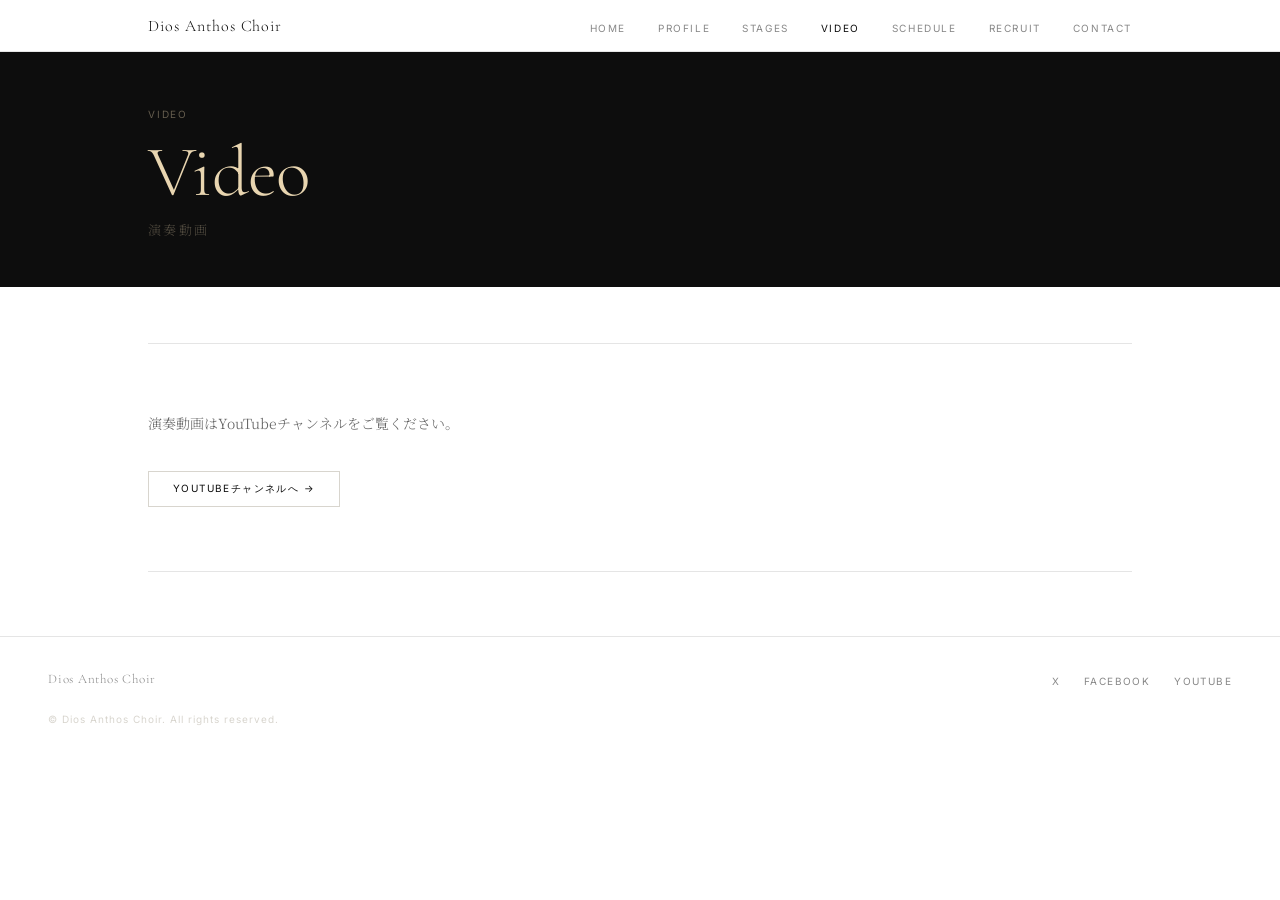
<file: video.html>
<!DOCTYPE html>
<html lang="ja">
<head>
  <meta charset="UTF-8">
  <meta name="viewport" content="width=device-width, initial-scale=1.0">
  <title>Video — Dios Anthos Choir</title>
  <meta name="description" content="Dios Anthos Choirの演奏動画です。YouTubeチャンネルもご覧ください。">
  <link rel="stylesheet" href="css/style.css">
  <link rel="stylesheet" href="css/video.css">
</head>
<body>

  <header class="site-header">
    <div class="container">
      <a href="index.html" class="site-logo">Dios Anthos Choir</a>
      <button class="nav-toggle" aria-label="メニューを開く" aria-expanded="false">
        <span></span><span></span><span></span>
      </button>
      <nav>
        <ul class="site-nav">
          <li><a href="index.html">Home</a></li>
          <li><a href="profile.html">Profile</a></li>
          <li><a href="stages.html">Stages</a></li>
          <li><a href="video.html" class="active">Video</a></li>
          <li><a href="schedule.html">Schedule</a></li>
          <li><a href="recruit.html">Recruit</a></li>
          <li><a href="contact.html">Contact</a></li>
        </ul>
      </nav>
    </div>
  </header>

  <main>

    <!-- Page Header -->
    <section class="page-hero">
      <div class="container">
        <p class="cap page-hero-cap">Video</p>
        <h1 class="en page-hero-title">Video</h1>
        <p class="jp page-hero-sub">演奏動画</p>
      </div>
    </section>

    <!-- Video Section -->
    <section class="video-section">
      <div class="container">

        <!--
          =====================================================
          ★ 動画の追加方法
          動画が増えたら <video-empty> を削除し、
          下の <ul class="video-grid"> のコメントを外して
          YouTube の動画IDを埋め込んでください。

          動画IDはYouTubeのURLの ?v= 以降の文字列です。
          例: https://www.youtube.com/watch?v=XXXXXXXXXXX
              → 動画ID は XXXXXXXXXXX

          <iframe> の src を
          https://www.youtube.com/embed/動画ID
          に書き換えてください。
          =====================================================
        -->

        <!-- 動画なしの場合 -->
        <div class="video-empty">
          <p class="jp video-empty-note">演奏動画はYouTubeチャンネルをご覧ください。</p>
          <a href="https://www.youtube.com/channel/UCRp1ciYvbqt11qqKlRjzUeg" class="btn btn-dark video-empty-btn" target="_blank" rel="noopener">YouTubeチャンネルへ →</a>
        </div>

        <!--
          ★ 動画が増えたらここのコメントを外してください

          <ul class="video-grid">
            <li class="video-item">
              <div class="video-embed">
                <iframe
                  src="https://www.youtube.com/embed/動画ID"
                  title="動画タイトル"
                  frameborder="0"
                  allow="accelerometer; autoplay; clipboard-write; encrypted-media; gyroscope; picture-in-picture"
                  allowfullscreen
                  loading="lazy">
                </iframe>
              </div>
              <p class="jp video-title">動画タイトル</p>
              <p class="cap video-date">2024</p>
            </li>
          </ul>
        -->

      </div>
    </section>

  </main>

  <footer class="site-footer">
    <span class="footer-logo">Dios Anthos Choir</span>
    <ul class="footer-sns">
      <li><a href="https://x.com/EccentricChoir" target="_blank" rel="noopener">X</a></li>
      <li><a href="https://www.facebook.com/DAChoir/" target="_blank" rel="noopener">Facebook</a></li>
      <li><a href="https://www.youtube.com/channel/UCRp1ciYvbqt11qqKlRjzUeg" target="_blank" rel="noopener">YouTube</a></li>
    </ul>
    <p class="footer-copy">© Dios Anthos Choir. All rights reserved.</p>
  </footer>

  <script src="js/main.js"></script>
</body>
</html>
</file>
<file: css/style.css>
@import url('https://fonts.googleapis.com/css2?family=Cormorant+Garamond:ital,wght@0,300;0,400;1,300;1,400&family=Noto+Serif+JP:wght@200;300;400&family=Inter:wght@300;400;500&display=swap');

/* ── Reset & Base ── */
*, *::before, *::after { box-sizing: border-box; margin: 0; padding: 0; }

:root {
  --ink:        #0d0d0d;
  --gold:       #e8d5b0;
  --gold-dim:   rgba(232, 213, 176, 0.4);
  --gold-faint: rgba(232, 213, 176, 0.15);
  --white:      #ffffff;
  --off-white:  #f7f5f0;
  --gray-mid:   #888;
  --gray-light: #d8d5ce;
  --border:     rgba(0, 0, 0, 0.1);
  --border-inv: rgba(232, 213, 176, 0.2);

  --font-en: 'Cormorant Garamond', 'Georgia', serif;
  --font-jp: 'Noto Serif JP', serif;
  --font-ui: 'Inter', sans-serif;

  --max-w: 1080px;
  --pad-x: clamp(1.5rem, 5vw, 3rem);
}

html { font-size: 16px; scroll-behavior: smooth; }

body {
  font-family: var(--font-ui);
  color: var(--ink);
  background: var(--white);
  -webkit-font-smoothing: antialiased;
}

img { display: block; max-width: 100%; }
a { color: inherit; text-decoration: none; }
button { font-family: inherit; cursor: pointer; }

/* ── Typography helpers ── */
.en { font-family: var(--font-en); }
.jp { font-family: var(--font-jp); }

.cap {
  font-family: var(--font-ui);
  font-size: 10px;
  font-weight: 400;
  letter-spacing: 0.18em;
  text-transform: uppercase;
  color: var(--gray-mid);
}

/* ── Layout ── */
.container {
  max-width: var(--max-w);
  margin: 0 auto;
  padding: 0 var(--pad-x);
}

/* ── Site Header / Nav ── */
.site-header {
  position: sticky;
  top: 0;
  z-index: 100;
  background: var(--white);
  border-bottom: 0.5px solid var(--border);
  height: 52px;
  display: flex;
  align-items: center;
}

.site-header .container {
  width: 100%;
  display: flex;
  align-items: center;
  justify-content: space-between;
}

.site-logo {
  font-family: var(--font-en);
  font-size: 16px;
  font-weight: 300;
  letter-spacing: 0.06em;
  color: var(--ink);
}

.site-nav {
  display: flex;
  gap: 2rem;
  list-style: none;
}

.site-nav a {
  font-size: 10px;
  font-weight: 400;
  letter-spacing: 0.16em;
  text-transform: uppercase;
  color: var(--gray-mid);
  transition: color 0.2s;
}

.site-nav a:hover,
.site-nav a.active { color: var(--ink); }

.nav-toggle {
  display: none;
  background: none;
  border: none;
  width: 24px;
  height: 24px;
  flex-direction: column;
  justify-content: center;
  gap: 5px;
}

.nav-toggle span {
  display: block;
  height: 0.5px;
  background: var(--ink);
  transition: transform 0.25s, opacity 0.25s;
}

/* ── Buttons ── */
.btn {
  display: inline-block;
  font-size: 10px;
  font-weight: 400;
  letter-spacing: 0.14em;
  text-transform: uppercase;
  padding: 10px 24px;
  border: 0.5px solid currentColor;
  background: transparent;
  transition: background 0.2s, color 0.2s;
}

.btn-light {
  color: var(--gold);
  border-color: var(--gold-dim);
}

.btn-light:hover {
  background: var(--gold-faint);
}

.btn-dark {
  color: var(--ink);
  border-color: var(--gray-light);
}

.btn-dark:hover {
  background: var(--ink);
  color: var(--white);
}

/* ── Site Footer ── */
.site-footer {
  border-top: 0.5px solid var(--border);
  padding: 2rem var(--pad-x);
  display: flex;
  justify-content: space-between;
  align-items: center;
  flex-wrap: wrap;
  gap: 1rem;
}

.footer-logo {
  font-family: var(--font-en);
  font-size: 13px;
  font-weight: 300;
  letter-spacing: 0.06em;
  color: var(--gray-mid);
}

.footer-sns {
  display: flex;
  gap: 1.5rem;
  list-style: none;
}

.footer-sns a {
  font-size: 10px;
  letter-spacing: 0.14em;
  text-transform: uppercase;
  color: var(--gray-mid);
  transition: color 0.2s;
}

.footer-sns a:hover { color: var(--ink); }

.footer-copy {
  width: 100%;
  font-size: 10px;
  color: var(--gray-light);
  letter-spacing: 0.1em;
  margin-top: 0.5rem;
}

/* ── Responsive ── */
@media (max-width: 680px) {
  .site-nav {
    display: none;
    position: absolute;
    top: 52px;
    left: 0;
    right: 0;
    background: var(--white);
    border-bottom: 0.5px solid var(--border);
    flex-direction: column;
    gap: 0;
    padding: 0.5rem 0;
  }

  .site-nav.open { display: flex; }

  .site-nav li a {
    display: block;
    padding: 0.75rem var(--pad-x);
  }

  .nav-toggle { display: flex; }
}
</file>
<file: css/home.css>
/* ── Hero ── */
.hero {
  position: relative;
  background: var(--ink);
  min-height: 560px;
  display: flex;
  align-items: flex-end;
  overflow: hidden;
}

.hero-lines {
  position: absolute;
  inset: 0;
  pointer-events: none;
}

.hero-lines svg {
  width: 100%;
  height: 100%;
}

.hero-motif {
  position: absolute;
  top: 2rem;
  right: clamp(1.5rem, 6vw, 5rem);
  width: clamp(120px, 18vw, 200px);
  opacity: 0.12;
  pointer-events: none;
}

.hero-inner {
  position: relative;
  z-index: 2;
  padding-bottom: 3.5rem;
  padding-top: 3.5rem;
}

.hero-eyebrow {
  color: rgba(232, 213, 176, 0.45);
  margin-bottom: 1.4rem;
}

.hero-title {
  font-size: clamp(56px, 10vw, 88px);
  font-weight: 300;
  line-height: 0.9;
  color: var(--gold);
  letter-spacing: -0.01em;
}

.hero-sub-row {
  display: flex;
  align-items: center;
  gap: 1.5rem;
  margin-top: 2rem;
}

.hero-rule {
  flex: 1;
  height: 0.5px;
  background: rgba(232, 213, 176, 0.18);
  max-width: 120px;
}

.hero-sub {
  font-size: 12px;
  color: rgba(232, 213, 176, 0.35);
  letter-spacing: 0.2em;
  font-weight: 200;
  white-space: nowrap;
}

.hero-actions {
  display: flex;
  align-items: center;
  gap: 2rem;
  margin-top: 2.5rem;
}

.hero-link {
  font-size: 11px;
  letter-spacing: 0.12em;
  color: rgba(232, 213, 176, 0.5);
  transition: color 0.2s;
}

.hero-link:hover {
  color: var(--gold);
}

/* ── About ── */
.about {
  border-bottom: 0.5px solid var(--border);
}

.about-grid {
  display: grid;
  grid-template-columns: 1fr 2fr;
  gap: 3rem;
  align-items: start;
  padding-top: 3.5rem;
  padding-bottom: 3.5rem;
}

.about-label-sub {
  font-size: 13px;
  color: var(--gray-mid);
  font-style: italic;
  margin-top: 0.6rem;
  line-height: 1.6;
}

.about-heading {
  font-size: clamp(28px, 4vw, 40px);
  font-weight: 300;
  line-height: 1.2;
  letter-spacing: 0.01em;
  margin-bottom: 1.5rem;
}

.about-heading em {
  font-style: italic;
  font-weight: 300;
}

.about-text {
  font-size: 14px;
  line-height: 2.2;
  color: #444;
  font-weight: 300;
  margin-bottom: 2rem;
}

.about-btn {
  font-size: 10px;
}

/* ── Next Concert ── */
.next-concert {
  background: var(--ink);
  border-bottom: 0.5px solid rgba(232, 213, 176, 0.12);
}

.next-concert-inner {
  display: grid;
  grid-template-columns: auto 1fr auto;
  gap: 2.5rem;
  align-items: center;
  padding-top: 2.5rem;
  padding-bottom: 2.5rem;
}

.next-concert-year {
  font-size: clamp(48px, 8vw, 80px);
  font-weight: 300;
  line-height: 1;
  color: rgba(232, 213, 176, 0.1);
  letter-spacing: -0.02em;
  user-select: none;
}

.next-concert-info {
  border-left: 0.5px solid rgba(232, 213, 176, 0.2);
  padding-left: 2rem;
}

.next-concert-cap {
  color: rgba(232, 213, 176, 0.35);
  margin-bottom: 0.5rem;
}

.next-concert-title {
  font-size: clamp(20px, 3vw, 28px);
  font-weight: 300;
  color: var(--gold);
  letter-spacing: 0.02em;
  margin-bottom: 0.4rem;
}

.next-concert-note {
  font-family: var(--font-jp);
  font-size: 12px;
  color: rgba(232, 213, 176, 0.4);
  font-weight: 200;
  letter-spacing: 0.1em;
}

/* ── Responsive ── */
@media (max-width: 680px) {
  .about-grid {
    grid-template-columns: 1fr;
    gap: 1.5rem;
  }

  .next-concert-inner {
    grid-template-columns: 1fr;
    gap: 1.5rem;
  }

  .next-concert-year {
    display: none;
  }

  .next-concert-info {
    border-left: none;
    padding-left: 0;
    border-top: 0.5px solid rgba(232, 213, 176, 0.2);
    padding-top: 1.5rem;
  }
}
</file>
<file: css/contact.css>
/* ── Page Hero ── */
.page-hero {
  background: var(--ink);
  padding: 3.5rem 0 3rem;
  position: relative;
  overflow: hidden;
}

.page-hero::after {
  content: '';
  position: absolute;
  bottom: 0;
  left: 0;
  right: 0;
  height: 0.5px;
  background: rgba(232, 213, 176, 0.15);
}

.page-hero-cap {
  color: rgba(232, 213, 176, 0.4);
  margin-bottom: 1rem;
}

.page-hero-title {
  font-size: clamp(44px, 8vw, 72px);
  font-weight: 300;
  color: var(--gold);
  line-height: 1;
  letter-spacing: -0.01em;
  margin-bottom: 0.75rem;
}

.page-hero-sub {
  font-size: 13px;
  color: rgba(232, 213, 176, 0.35);
  letter-spacing: 0.18em;
  font-weight: 200;
}

/* ── Contact Section ── */
.contact-section {
  padding: 3.5rem 0 4rem;
}

.contact-lead {
  font-size: 15px;
  line-height: 2.2;
  color: #444;
  font-weight: 300;
  max-width: 560px;
  margin-bottom: 3rem;
}

/* ── Contact Cards ── */
.contact-links {
  display: flex;
  flex-direction: column;
  gap: 0;
  border-top: 0.5px solid var(--border);
  margin-bottom: 2rem;
}

.contact-card {
  display: grid;
  grid-template-columns: 48px 1fr auto;
  gap: 1.5rem;
  align-items: center;
  padding: 2rem 0;
  border-bottom: 0.5px solid var(--border);
  color: var(--ink);
  text-decoration: none;
  transition: background 0.15s;
}

.contact-card:hover {
  background: var(--off-white);
  margin: 0 calc(-1 * var(--pad-x));
  padding-left: var(--pad-x);
  padding-right: var(--pad-x);
}

.contact-card-icon {
  width: 48px;
  height: 48px;
  border: 0.5px solid var(--border);
  display: flex;
  align-items: center;
  justify-content: center;
  color: var(--ink);
  flex-shrink: 0;
}

.contact-card-label {
  margin-bottom: 0.3rem;
}

.contact-card-handle {
  font-size: 20px;
  font-weight: 300;
  font-style: italic;
  color: var(--ink);
  line-height: 1.2;
  margin-bottom: 0.3rem;
}

.contact-card-note {
  font-size: 12px;
  color: var(--gray-mid);
  font-weight: 300;
}

.contact-card-arrow {
  font-size: 18px;
  color: var(--gray-light);
  flex-shrink: 0;
  transition: transform 0.2s, color 0.2s;
}

.contact-card:hover .contact-card-arrow {
  transform: translateX(4px);
  color: var(--ink);
}

/* ── Note ── */
.contact-note {
  font-size: 12px;
  color: var(--gray-mid);
  font-weight: 300;
  line-height: 1.8;
}

/* ── Responsive ── */
@media (max-width: 480px) {
  .contact-card {
    grid-template-columns: 40px 1fr auto;
    gap: 1rem;
  }

  .contact-card-icon {
    width: 40px;
    height: 40px;
  }

  .contact-card-handle {
    font-size: 16px;
  }
}
</file>
<file: css/profile.css>
/* ── Page Hero ── */
.page-hero {
  background: var(--ink);
  padding: 3.5rem 0 3rem;
  position: relative;
  overflow: hidden;
}

.page-hero::after {
  content: '';
  position: absolute;
  bottom: 0;
  left: 0;
  right: 0;
  height: 0.5px;
  background: rgba(232, 213, 176, 0.15);
}

.page-hero-cap {
  color: rgba(232, 213, 176, 0.4);
  margin-bottom: 1rem;
}

.page-hero-title {
  font-size: clamp(44px, 8vw, 72px);
  font-weight: 300;
  color: var(--gold);
  line-height: 1;
  letter-spacing: -0.01em;
  margin-bottom: 0.75rem;
}

.page-hero-sub {
  font-size: 13px;
  color: rgba(232, 213, 176, 0.35);
  letter-spacing: 0.18em;
  font-weight: 200;
}

/* ── About ── */
.profile-about {
  padding: 3.5rem 0;
  border-bottom: 0.5px solid var(--border);
}

.profile-about-grid {
  display: grid;
  grid-template-columns: 1fr 2fr;
  gap: 3rem;
  align-items: start;
}

.profile-about-heading {
  font-size: clamp(24px, 4vw, 36px);
  font-weight: 300;
  letter-spacing: 0.02em;
  margin-bottom: 1.5rem;
  color: var(--ink);
}

.profile-about-text {
  font-size: 14px;
  line-height: 2.2;
  color: #444;
  font-weight: 300;
  margin-bottom: 1rem;
}

.profile-about-text:last-of-type {
  margin-bottom: 2.5rem;
}

/* Facts */
.profile-facts {
  display: flex;
  gap: 0;
  border: 0.5px solid var(--border);
}

.profile-fact {
  flex: 1;
  padding: 1.2rem 1.5rem;
  border-right: 0.5px solid var(--border);
  display: flex;
  flex-direction: column;
  gap: 0.4rem;
}

.profile-fact:last-child {
  border-right: none;
}

.profile-fact-value {
  font-size: 22px;
  font-weight: 300;
  font-style: italic;
  color: var(--ink);
  line-height: 1;
}

.profile-fact-label {
  color: var(--gray-mid);
}

/* ── History / Timeline ── */
.profile-history {
  padding: 3.5rem 0 4rem;
}

.profile-history-heading {
  margin-bottom: 2.5rem;
}

.timeline {
  list-style: none;
}

.timeline-item {
  display: grid;
  grid-template-columns: 100px 1fr;
  gap: 2rem;
  align-items: start;
  padding: 1.6rem 0;
  border-top: 0.5px solid var(--border);
}

.timeline-item:last-child {
  border-bottom: 0.5px solid var(--border);
}

.timeline-year {
  font-size: 32px;
  font-weight: 300;
  font-style: italic;
  color: var(--gray-light);
  line-height: 1;
  padding-top: 2px;
}

.timeline-body {
  display: flex;
  flex-direction: column;
  gap: 0.6rem;
  padding-top: 4px;
}

.timeline-event {
  font-size: 14px;
  font-weight: 300;
  color: var(--ink);
  line-height: 1.8;
}

/* ── Responsive ── */
@media (max-width: 680px) {
  .profile-about-grid {
    grid-template-columns: 1fr;
    gap: 1.5rem;
  }

  .timeline-item {
    grid-template-columns: 72px 1fr;
    gap: 1rem;
  }

  .timeline-year {
    font-size: 24px;
  }

  .profile-facts {
    flex-direction: column;
  }

  .profile-fact {
    border-right: none;
    border-bottom: 0.5px solid var(--border);
  }

  .profile-fact:last-child {
    border-bottom: none;
  }
}
</file>
<file: css/recruit.css>
/* ── Page Hero (共通ページヘッダー) ── */
.page-hero {
  background: var(--ink);
  padding: 3.5rem 0 3rem;
  position: relative;
  overflow: hidden;
}

.page-hero::after {
  content: '';
  position: absolute;
  bottom: 0;
  left: 0;
  right: 0;
  height: 0.5px;
  background: rgba(232, 213, 176, 0.15);
}

.page-hero-cap {
  color: rgba(232, 213, 176, 0.4);
  margin-bottom: 1rem;
}

.page-hero-title {
  font-size: clamp(44px, 8vw, 72px);
  font-weight: 300;
  color: var(--gold);
  line-height: 1;
  letter-spacing: -0.01em;
  margin-bottom: 0.75rem;
}

.page-hero-sub {
  font-size: 13px;
  color: rgba(232, 213, 176, 0.35);
  letter-spacing: 0.18em;
  font-weight: 200;
}

/* ── Lead ── */
.recruit-lead {
  padding: 3rem 0;
  border-bottom: 0.5px solid var(--border);
}

.recruit-lead-text {
  font-size: 15px;
  line-height: 2.2;
  color: #444;
  font-weight: 300;
  max-width: 640px;
}

/* ── Info Grid ── */
.recruit-info {
  padding: 3rem 0;
  border-bottom: 0.5px solid var(--border);
}

.info-grid {
  display: grid;
  grid-template-columns: repeat(4, 1fr);
  border: 0.5px solid var(--border);
}

.info-card {
  padding: 2rem 1.5rem;
  border-right: 0.5px solid var(--border);
}

.info-card:last-child {
  border-right: none;
}

.info-card-label {
  margin-bottom: 1rem;
}

.info-card-value {
  font-size: 22px;
  font-weight: 300;
  font-style: italic;
  color: var(--ink);
  margin-bottom: 0.75rem;
  line-height: 1.2;
}

.info-card-note {
  font-size: 12px;
  line-height: 2;
  color: #666;
  font-weight: 300;
}

/* ── Flow ── */
.recruit-flow {
  padding: 3.5rem 0;
  border-bottom: 0.5px solid var(--border);
}

.recruit-flow-heading {
  margin-bottom: 2.5rem;
}

.flow-list {
  list-style: none;
  display: flex;
  flex-direction: column;
  gap: 0;
}

.flow-item {
  display: grid;
  grid-template-columns: 80px 1fr;
  gap: 2rem;
  align-items: start;
  padding: 1.75rem 0;
  border-top: 0.5px solid var(--border);
}

.flow-item:last-child {
  border-bottom: 0.5px solid var(--border);
}

.flow-num {
  font-size: 28px;
  font-weight: 300;
  color: var(--gray-light);
  line-height: 1;
  padding-top: 2px;
  font-style: italic;
}

.flow-title {
  font-size: 15px;
  font-weight: 400;
  color: var(--ink);
  margin-bottom: 0.5rem;
  letter-spacing: 0.04em;
}

.flow-desc {
  font-size: 13px;
  line-height: 2;
  color: #666;
  font-weight: 300;
}

/* ── CTA ── */
.recruit-cta {
  background: var(--ink);
}

.recruit-cta-inner {
  display: flex;
  justify-content: space-between;
  align-items: center;
  padding-top: 3rem;
  padding-bottom: 3rem;
  gap: 2rem;
  flex-wrap: wrap;
}

.recruit-cta-cap {
  color: rgba(232, 213, 176, 0.35);
  margin-bottom: 0.6rem;
}

.recruit-cta-title {
  font-size: clamp(24px, 4vw, 36px);
  font-weight: 300;
  color: var(--gold);
  line-height: 1.2;
  letter-spacing: 0.01em;
}

.recruit-cta-btn {
  white-space: nowrap;
  flex-shrink: 0;
}

/* ── Responsive ── */
@media (max-width: 800px) {
  .info-grid {
    grid-template-columns: repeat(2, 1fr);
  }

  .info-card:nth-child(2) {
    border-right: none;
  }

  .info-card:nth-child(1),
  .info-card:nth-child(2) {
    border-bottom: 0.5px solid var(--border);
  }
}

@media (max-width: 480px) {
  .info-grid {
    grid-template-columns: 1fr;
  }

  .info-card {
    border-right: none;
    border-bottom: 0.5px solid var(--border);
  }

  .info-card:last-child {
    border-bottom: none;
  }

  .flow-item {
    grid-template-columns: 48px 1fr;
    gap: 1rem;
  }

  .flow-num {
    font-size: 20px;
  }

  .recruit-cta-inner {
    flex-direction: column;
    align-items: flex-start;
  }
}
</file>
<file: css/schedule.css>
/* ── Page Hero (recruit.cssと共通デザイン) ── */
.page-hero {
  background: var(--ink);
  padding: 3.5rem 0 3rem;
  position: relative;
  overflow: hidden;
}

.page-hero::after {
  content: '';
  position: absolute;
  bottom: 0;
  left: 0;
  right: 0;
  height: 0.5px;
  background: rgba(232, 213, 176, 0.15);
}

.page-hero-cap {
  color: rgba(232, 213, 176, 0.4);
  margin-bottom: 1rem;
}

.page-hero-title {
  font-size: clamp(44px, 8vw, 72px);
  font-weight: 300;
  color: var(--gold);
  line-height: 1;
  letter-spacing: -0.01em;
  margin-bottom: 0.75rem;
}

.page-hero-sub {
  font-size: 13px;
  color: rgba(232, 213, 176, 0.35);
  letter-spacing: 0.18em;
  font-weight: 200;
}

/* ── Schedule Section ── */
.schedule-section {
  padding: 3rem 0 4rem;
}

.schedule-updated {
  margin-bottom: 2rem;
  color: var(--gray-mid);
}

/* ── Table ── */
.schedule-table {
  width: 100%;
  border-collapse: collapse;
  border-top: 0.5px solid var(--border);
}

.schedule-table thead tr {
  border-bottom: 0.5px solid var(--border);
}

.schedule-table th {
  font-size: 10px;
  font-weight: 400;
  letter-spacing: 0.16em;
  text-transform: uppercase;
  color: var(--gray-mid);
  padding: 0.75rem 1rem 0.75rem 0;
  text-align: left;
}

.col-date  { width: 180px; }
.col-time  { width: 180px; }
.col-place { width: auto; }

/* ── Row ── */
.schedule-row {
  border-bottom: 0.5px solid var(--border);
  transition: background 0.15s;
}

.schedule-row:hover {
  background: var(--off-white);
}

.schedule-row.past {
  opacity: 0.35;
}

/* ── Date Cell ── */
.date-cell {
  padding: 1.4rem 1rem 1.4rem 0;
  display: flex;
  align-items: baseline;
  gap: 0.4rem;
  white-space: nowrap;
}

.date-month {
  font-size: 11px;
  font-weight: 400;
  color: var(--gray-mid);
  letter-spacing: 0.1em;
  text-transform: uppercase;
}

.date-day {
  font-size: 28px;
  font-weight: 300;
  color: var(--ink);
  line-height: 1;
  font-style: italic;
}

.date-weekday {
  font-size: 11px;
  color: var(--gray-mid);
  font-weight: 300;
}

/* ── Time & Place Cells ── */
.time-cell,
.place-cell {
  padding: 1.4rem 1rem 1.4rem 0;
  font-size: 14px;
  font-weight: 300;
  color: var(--ink);
  vertical-align: middle;
  line-height: 1.6;
}

.time-cell {
  color: #555;
}

/* ── Note ── */
.schedule-note {
  margin-top: 2rem;
  font-size: 12px;
  color: var(--gray-mid);
  font-weight: 300;
  line-height: 1.8;
}

/* ── Responsive ── */
@media (max-width: 560px) {
  .col-date  { width: 120px; }
  .col-time  { width: 130px; }

  .date-day  { font-size: 22px; }

  .time-cell,
  .place-cell { font-size: 13px; }

  .schedule-table th,
  .time-cell,
  .place-cell,
  .date-cell { padding-right: 0.5rem; }
}
</file>
<file: css/concert.css>
/* ── Page Hero ── */
.page-hero {
  background: var(--ink);
  padding: 3.5rem 0 3rem;
  position: relative;
  overflow: hidden;
}

.page-hero::after {
  content: '';
  position: absolute;
  bottom: 0;
  left: 0;
  right: 0;
  height: 0.5px;
  background: rgba(232, 213, 176, 0.15);
}

.page-hero-cap {
  color: rgba(232, 213, 176, 0.4);
  margin-bottom: 1rem;
}

.page-hero-title {
  font-size: clamp(44px, 8vw, 72px);
  font-weight: 300;
  color: var(--gold);
  line-height: 1;
  letter-spacing: -0.01em;
  margin-bottom: 0.75rem;
}

.page-hero-sub {
  font-size: 13px;
  color: rgba(232, 213, 176, 0.35);
  letter-spacing: 0.18em;
  font-weight: 200;
}

/* ── Concert Section ── */
.concert-section {
  padding: 3.5rem 0 4rem;
}

/* ── Empty State ── */
.concert-empty {
  padding: 4rem 0;
  border-top: 0.5px solid var(--border);
  border-bottom: 0.5px solid var(--border);
}

.concert-empty-title {
  font-size: clamp(24px, 4vw, 36px);
  font-weight: 300;
  color: var(--gray-light);
  line-height: 1.2;
  letter-spacing: 0.01em;
  margin-bottom: 1.5rem;
}

.concert-empty-note {
  font-size: 14px;
  line-height: 2.2;
  color: #666;
  font-weight: 300;
  margin-bottom: 2rem;
}

.concert-empty-sns {
  display: flex;
  gap: 2rem;
}

.concert-empty-link {
  color: var(--gray-mid);
  transition: color 0.2s;
}

.concert-empty-link:hover {
  color: var(--ink);
}

/* ── Concert List ── */
.concert-list {
  list-style: none;
  display: flex;
  flex-direction: column;
  gap: 0;
}

/* ── Concert Card ── */
.concert-card {
  display: grid;
  grid-template-columns: 140px 1fr;
  gap: 3rem;
  align-items: start;
  padding: 2.5rem 0;
  border-top: 0.5px solid var(--border);
}

.concert-list li:last-child .concert-card {
  border-bottom: 0.5px solid var(--border);
}

.concert-card-date {
  display: flex;
  flex-direction: column;
  gap: 0.1rem;
  padding-top: 2px;
}

.concert-date-month {
  font-size: 11px;
  font-weight: 400;
  letter-spacing: 0.14em;
  text-transform: uppercase;
  color: var(--gray-mid);
}

.concert-date-day {
  font-size: 48px;
  font-weight: 300;
  font-style: italic;
  color: var(--ink);
  line-height: 1;
}

.concert-date-year {
  font-size: 12px;
  font-weight: 300;
  color: var(--gray-mid);
  letter-spacing: 0.06em;
}

.concert-card-cap {
  margin-bottom: 0.5rem;
}

.concert-card-title {
  font-size: clamp(18px, 3vw, 24px);
  font-weight: 400;
  color: var(--ink);
  line-height: 1.4;
  letter-spacing: 0.04em;
  margin-bottom: 1.5rem;
}

/* Info DL */
.concert-card-info {
  display: grid;
  grid-template-columns: 60px 1fr;
  gap: 0.4rem 1rem;
  align-items: baseline;
}

.concert-card-info dt {
  color: var(--gray-mid);
  padding-top: 2px;
}

.concert-card-info dd {
  font-size: 13px;
  font-weight: 300;
  color: var(--ink);
  line-height: 1.7;
}

/* ── Responsive ── */
@media (max-width: 560px) {
  .concert-card {
    grid-template-columns: 1fr;
    gap: 1.2rem;
  }

  .concert-card-date {
    flex-direction: row;
    align-items: baseline;
    gap: 0.5rem;
  }

  .concert-date-day {
    font-size: 36px;
  }

  .concert-empty-sns {
    flex-direction: column;
    gap: 1rem;
  }
}
</file>
<file: css/video.css>
/* ── Page Hero ── */
.page-hero {
  background: var(--ink);
  padding: 3.5rem 0 3rem;
  position: relative;
  overflow: hidden;
}

.page-hero::after {
  content: '';
  position: absolute;
  bottom: 0;
  left: 0;
  right: 0;
  height: 0.5px;
  background: rgba(232, 213, 176, 0.15);
}

.page-hero-cap {
  color: rgba(232, 213, 176, 0.4);
  margin-bottom: 1rem;
}

.page-hero-title {
  font-size: clamp(44px, 8vw, 72px);
  font-weight: 300;
  color: var(--gold);
  line-height: 1;
  letter-spacing: -0.01em;
  margin-bottom: 0.75rem;
}

.page-hero-sub {
  font-size: 13px;
  color: rgba(232, 213, 176, 0.35);
  letter-spacing: 0.18em;
  font-weight: 200;
}

/* ── Video Section ── */
.video-section {
  padding: 3.5rem 0 4rem;
}

/* ── Empty State ── */
.video-empty {
  padding: 4rem 0;
  border-top: 0.5px solid var(--border);
  border-bottom: 0.5px solid var(--border);
}

.video-empty-title {
  font-size: clamp(24px, 4vw, 36px);
  font-weight: 300;
  color: var(--gray-light);
  line-height: 1.2;
  letter-spacing: 0.01em;
  margin-bottom: 1.5rem;
}

.video-empty-note {
  font-size: 14px;
  line-height: 2.2;
  color: #666;
  font-weight: 300;
  margin-bottom: 2rem;
}

.video-empty-btn {
  font-size: 10px;
}

/* ── Video Grid ── */
.video-grid {
  list-style: none;
  display: grid;
  grid-template-columns: repeat(auto-fill, minmax(300px, 1fr));
  gap: 2.5rem;
}

.video-item {
  display: flex;
  flex-direction: column;
  gap: 0.75rem;
}

/* 16:9アスペクト比 */
.video-embed {
  position: relative;
  padding-bottom: 56.25%;
  height: 0;
  overflow: hidden;
  background: var(--off-white);
}

.video-embed iframe {
  position: absolute;
  top: 0;
  left: 0;
  width: 100%;
  height: 100%;
}

.video-title {
  font-size: 14px;
  font-weight: 300;
  color: var(--ink);
  line-height: 1.6;
}

.video-date {
  color: var(--gray-mid);
}

/* ── Responsive ── */
@media (max-width: 480px) {
  .video-grid {
    grid-template-columns: 1fr;
  }
}
</file>
